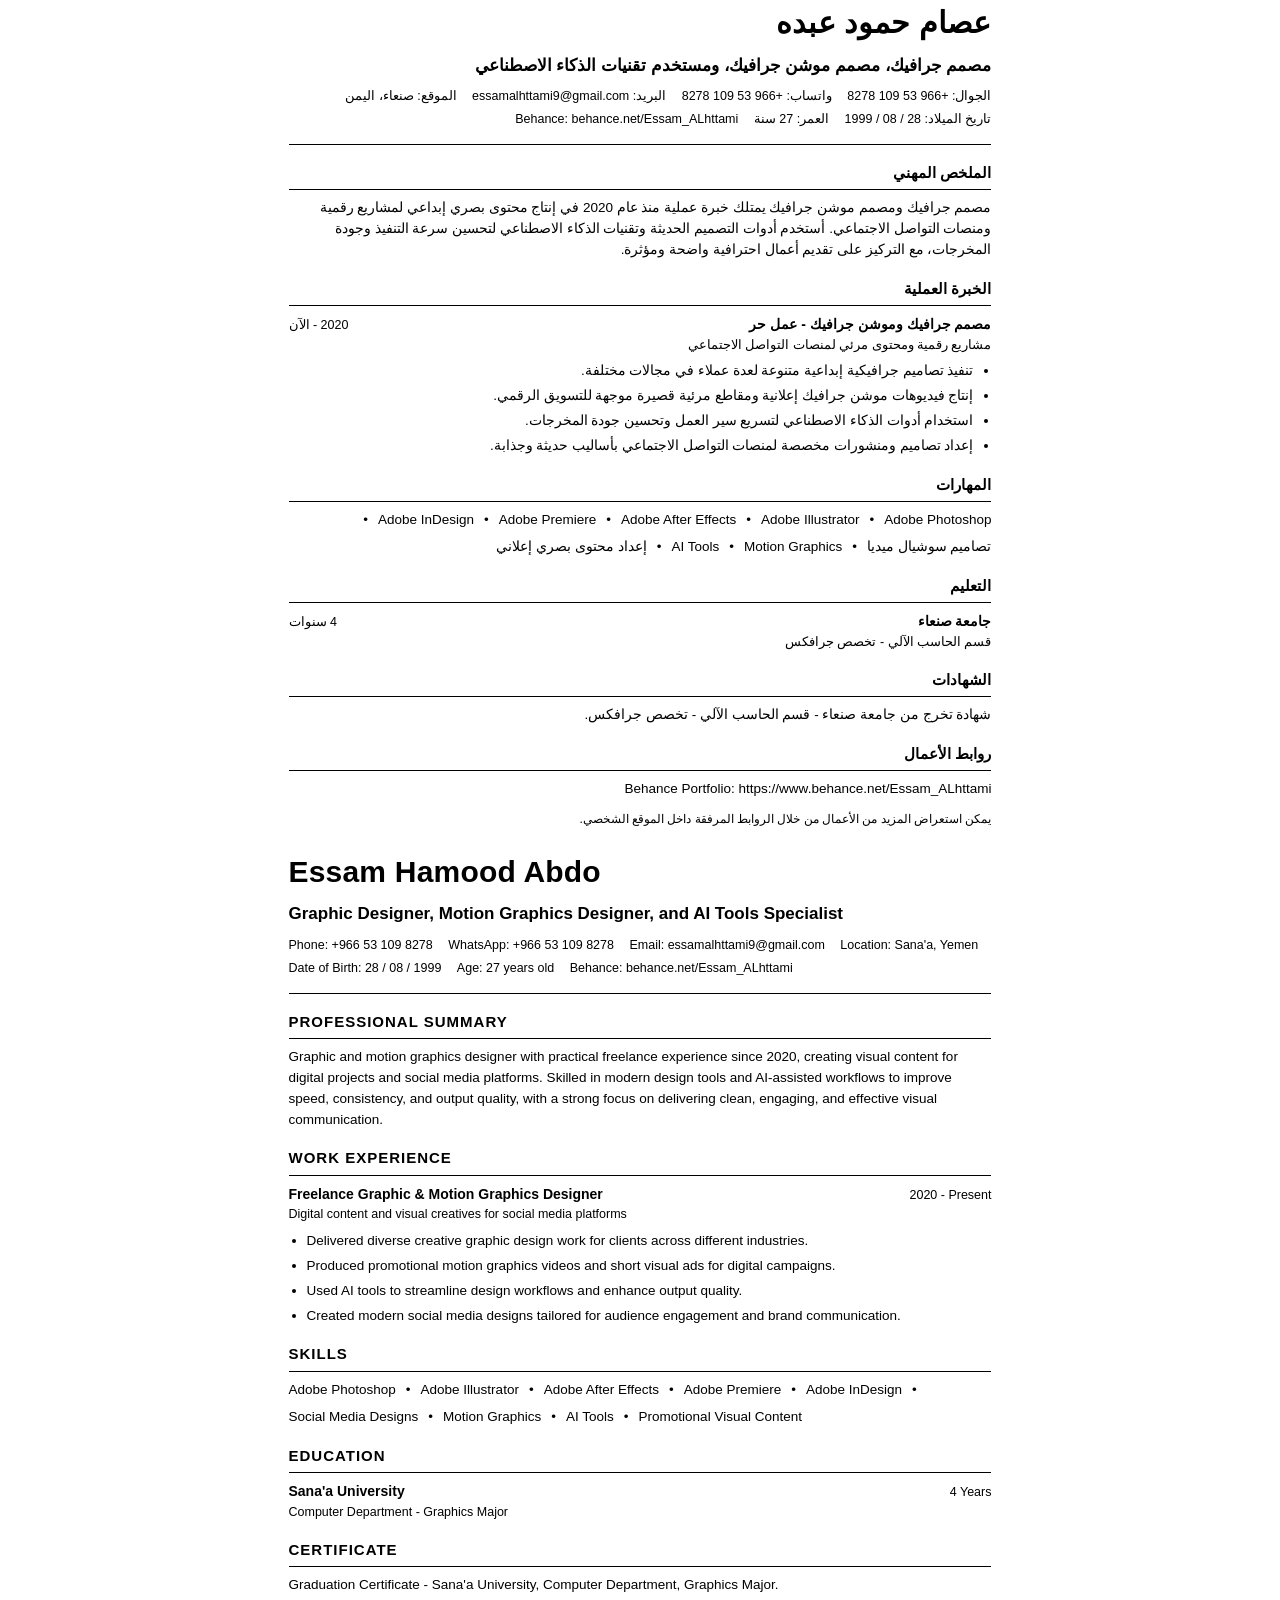
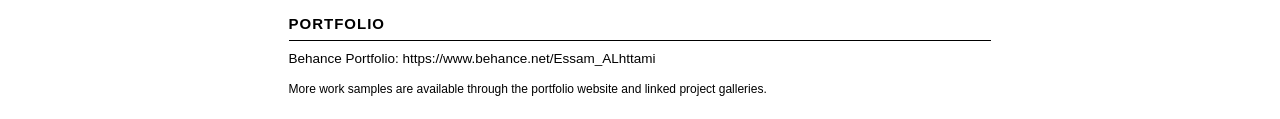
<file: cv.html>
<!DOCTYPE html>
<html lang="en">
<head>
  <meta charset="UTF-8" />
  <meta name="viewport" content="width=device-width, initial-scale=1.0" />
  <title>Essam Hamood Abdo - ATS CV</title>
  <meta property="og:type" content="website" />
  <meta property="og:site_name" content="بابلو PABLO" />
  <meta property="og:locale" content="ar_AR" />
  <meta property="og:url" content="https://essamhamood.vercel.app/cv.html" />
  <meta property="og:title" content="بابلو PABLO — السيرة الذاتية" />
  <meta property="og:description" content="السيرة الذاتية لبابلو: موشن جرافيك، تصميم جرافيك ومتاجر إلكترونية." />
  <meta property="og:image" content="https://essamhamood.vercel.app/assets/og-image.jpg" />
  <meta property="og:image:secure_url" content="https://essamhamood.vercel.app/assets/og-image.jpg" />
  <meta property="og:image:type" content="image/jpeg" />
  <meta property="og:image:width" content="1200" />
  <meta property="og:image:height" content="630" />
  <meta property="og:image:alt" content="شعار بابلو PABLO" />
  <meta name="twitter:card" content="summary_large_image" />
  <meta name="twitter:title" content="بابلو PABLO — السيرة الذاتية" />
  <meta name="twitter:description" content="السيرة الذاتية لبابلو: موشن جرافيك، تصميم جرافيك ومتاجر إلكترونية." />
  <meta name="twitter:image" content="https://essamhamood.vercel.app/assets/og-image.jpg" />
  <link rel="canonical" href="https://essamhamood.vercel.app/cv.html" />
  <link rel="icon" type="image/png" sizes="192x192" href="assets/icon-192.png" />
  <link rel="icon" type="image/png" sizes="512x512" href="assets/icon-512.png" />
  <link rel="apple-touch-icon" sizes="180x180" href="assets/apple-touch-icon.png" />
  <style>
    :root {
      --text: #000000;
      --muted: #000000;
      --line: #000000;
      --accent: #000000;
      --bg: #ffffff;
    }

    @page {
      size: A4;
      margin: 12mm;
    }

    * { box-sizing: border-box; }

    body {
      margin: 0;
      font-family: Arial, Tahoma, sans-serif;
      color: var(--text);
      background: #ffffff;
      line-height: 1.55;
    }

    .page {
      width: 186mm;
      min-height: auto;
      margin: 0 auto 20px;
      padding: 0;
      background: var(--bg);
    }

    .page + .page {
      page-break-before: always;
    }

    .cv-header {
      border-bottom: 1.5px solid var(--accent);
      padding-bottom: 10px;
      margin-bottom: 14px;
    }

    .name {
      font-size: 30px;
      font-weight: 700;
      margin: 0 0 6px;
      letter-spacing: 0.2px;
    }

    .role {
      font-size: 17px;
      color: var(--accent);
      font-weight: 700;
      margin: 0 0 8px;
    }

    .contact {
      font-size: 12.5px;
      color: var(--muted);
    }

    .contact span {
      display: inline-block;
      margin-inline-end: 12px;
      margin-bottom: 4px;
    }

    .section {
      margin-top: 16px;
    }

    .section-title {
      font-size: 15px;
      text-transform: uppercase;
      letter-spacing: 1px;
      color: var(--accent);
      margin: 0 0 8px;
      padding-bottom: 5px;
      border-bottom: 1px solid var(--line);
      font-weight: 700;
    }

    p {
      margin: 0;
      font-size: 13.5px;
    }

    .entry {
      margin-bottom: 12px;
    }

    .entry-head {
      display: flex;
      justify-content: space-between;
      gap: 10px;
      align-items: baseline;
      margin-bottom: 4px;
    }

    .entry-title {
      font-size: 14px;
      font-weight: 700;
    }

    .entry-subtitle,
    .entry-date {
      font-size: 12.5px;
      color: var(--muted);
    }

    ul {
      margin: 6px 0 0;
      padding-left: 18px;
      font-size: 13.5px;
    }

    li { margin-bottom: 4px; }

    .skills {
      display: flex;
      flex-wrap: wrap;
      gap: 6px 10px;
      font-size: 13.5px;
    }

    .skills span::after {
      content: "•";
      margin-inline-start: 10px;
      color: #000000;
    }

    .skills span:last-child::after {
      content: "";
      margin: 0;
    }

    .rtl {
      direction: rtl;
      text-align: right;
      font-family: Tahoma, Arial, sans-serif;
    }

    .rtl ul {
      padding-right: 18px;
      padding-left: 0;
    }

    .rtl .section-title {
      text-transform: none;
      letter-spacing: 0;
    }

    .rtl .entry-head,
    .rtl .contact {
      direction: rtl;
    }

    .note {
      margin-top: 10px;
      font-size: 12px;
      color: var(--muted);
    }

    @media print {
      body { background: #fff; }
      .page {
        margin: 0;
        box-shadow: none;
        width: auto;
      }
    }
  </style>
</head>
<body>
  <section class="page rtl">
    <header class="cv-header">
      <h1 class="name">عصام حمود عبده</h1>
      <p class="role">مصمم جرافيك، مصمم موشن جرافيك، ومستخدم تقنيات الذكاء الاصطناعي</p>
      <div class="contact">
        <span>الجوال: +966 53 109 8278</span>
        <span>واتساب: +966 53 109 8278</span>
        <span>البريد: essamalhttami9@gmail.com</span>
        <span>الموقع: صنعاء، اليمن</span>
        <span>تاريخ الميلاد: 28 / 08 / 1999</span>
        <span>العمر: 27 سنة</span>
        <span>Behance: behance.net/Essam_ALhttami</span>
      </div>
    </header>

    <section class="section">
      <h2 class="section-title">الملخص المهني</h2>
      <p>
        مصمم جرافيك ومصمم موشن جرافيك يمتلك خبرة عملية منذ عام 2020 في إنتاج محتوى بصري إبداعي
        لمشاريع رقمية ومنصات التواصل الاجتماعي. أستخدم أدوات التصميم الحديثة وتقنيات الذكاء الاصطناعي
        لتحسين سرعة التنفيذ وجودة المخرجات، مع التركيز على تقديم أعمال احترافية واضحة ومؤثرة.
      </p>
    </section>

    <section class="section">
      <h2 class="section-title">الخبرة العملية</h2>
      <article class="entry">
        <div class="entry-head">
          <div>
            <div class="entry-title">مصمم جرافيك وموشن جرافيك - عمل حر</div>
            <div class="entry-subtitle">مشاريع رقمية ومحتوى مرئي لمنصات التواصل الاجتماعي</div>
          </div>
          <div class="entry-date">2020 - الآن</div>
        </div>
        <ul>
          <li>تنفيذ تصاميم جرافيكية إبداعية متنوعة لعدة عملاء في مجالات مختلفة.</li>
          <li>إنتاج فيديوهات موشن جرافيك إعلانية ومقاطع مرئية قصيرة موجهة للتسويق الرقمي.</li>
          <li>استخدام أدوات الذكاء الاصطناعي لتسريع سير العمل وتحسين جودة المخرجات.</li>
          <li>إعداد تصاميم ومنشورات مخصصة لمنصات التواصل الاجتماعي بأساليب حديثة وجذابة.</li>
        </ul>
      </article>
    </section>

    <section class="section">
      <h2 class="section-title">المهارات</h2>
      <div class="skills">
        <span>Adobe Photoshop</span>
        <span>Adobe Illustrator</span>
        <span>Adobe After Effects</span>
        <span>Adobe Premiere</span>
        <span>Adobe InDesign</span>
        <span>تصاميم سوشيال ميديا</span>
        <span>Motion Graphics</span>
        <span>AI Tools</span>
        <span>إعداد محتوى بصري إعلاني</span>
      </div>
    </section>

    <section class="section">
      <h2 class="section-title">التعليم</h2>
      <article class="entry">
        <div class="entry-head">
          <div>
            <div class="entry-title">جامعة صنعاء</div>
            <div class="entry-subtitle">قسم الحاسب الآلي - تخصص جرافكس</div>
          </div>
          <div class="entry-date">4 سنوات</div>
        </div>
      </article>
    </section>

    <section class="section">
      <h2 class="section-title">الشهادات</h2>
      <p>شهادة تخرج من جامعة صنعاء - قسم الحاسب الآلي - تخصص جرافكس.</p>
    </section>

    <section class="section">
      <h2 class="section-title">روابط الأعمال</h2>
      <p>Behance Portfolio: https://www.behance.net/Essam_ALhttami</p>
      <p class="note">يمكن استعراض المزيد من الأعمال من خلال الروابط المرفقة داخل الموقع الشخصي.</p>
    </section>
  </section>

  <section class="page">
    <header class="cv-header">
      <h1 class="name">Essam Hamood Abdo</h1>
      <p class="role">Graphic Designer, Motion Graphics Designer, and AI Tools Specialist</p>
      <div class="contact">
        <span>Phone: +966 53 109 8278</span>
        <span>WhatsApp: +966 53 109 8278</span>
        <span>Email: essamalhttami9@gmail.com</span>
        <span>Location: Sana'a, Yemen</span>
        <span>Date of Birth: 28 / 08 / 1999</span>
        <span>Age: 27 years old</span>
        <span>Behance: behance.net/Essam_ALhttami</span>
      </div>
    </header>

    <section class="section">
      <h2 class="section-title">Professional Summary</h2>
      <p>
        Graphic and motion graphics designer with practical freelance experience since 2020,
        creating visual content for digital projects and social media platforms. Skilled in modern
        design tools and AI-assisted workflows to improve speed, consistency, and output quality,
        with a strong focus on delivering clean, engaging, and effective visual communication.
      </p>
    </section>

    <section class="section">
      <h2 class="section-title">Work Experience</h2>
      <article class="entry">
        <div class="entry-head">
          <div>
            <div class="entry-title">Freelance Graphic & Motion Graphics Designer</div>
            <div class="entry-subtitle">Digital content and visual creatives for social media platforms</div>
          </div>
          <div class="entry-date">2020 - Present</div>
        </div>
        <ul>
          <li>Delivered diverse creative graphic design work for clients across different industries.</li>
          <li>Produced promotional motion graphics videos and short visual ads for digital campaigns.</li>
          <li>Used AI tools to streamline design workflows and enhance output quality.</li>
          <li>Created modern social media designs tailored for audience engagement and brand communication.</li>
        </ul>
      </article>
    </section>

    <section class="section">
      <h2 class="section-title">Skills</h2>
      <div class="skills">
        <span>Adobe Photoshop</span>
        <span>Adobe Illustrator</span>
        <span>Adobe After Effects</span>
        <span>Adobe Premiere</span>
        <span>Adobe InDesign</span>
        <span>Social Media Designs</span>
        <span>Motion Graphics</span>
        <span>AI Tools</span>
        <span>Promotional Visual Content</span>
      </div>
    </section>

    <section class="section">
      <h2 class="section-title">Education</h2>
      <article class="entry">
        <div class="entry-head">
          <div>
            <div class="entry-title">Sana'a University</div>
            <div class="entry-subtitle">Computer Department - Graphics Major</div>
          </div>
          <div class="entry-date">4 Years</div>
        </div>
      </article>
    </section>

    <section class="section">
      <h2 class="section-title">Certificate</h2>
      <p>Graduation Certificate - Sana'a University, Computer Department, Graphics Major.</p>
    </section>

    <section class="section">
      <h2 class="section-title">Portfolio</h2>
      <p>Behance Portfolio: https://www.behance.net/Essam_ALhttami</p>
      <p class="note">More work samples are available through the portfolio website and linked project galleries.</p>
    </section>
  </section>
</body>
</html>
</file>
